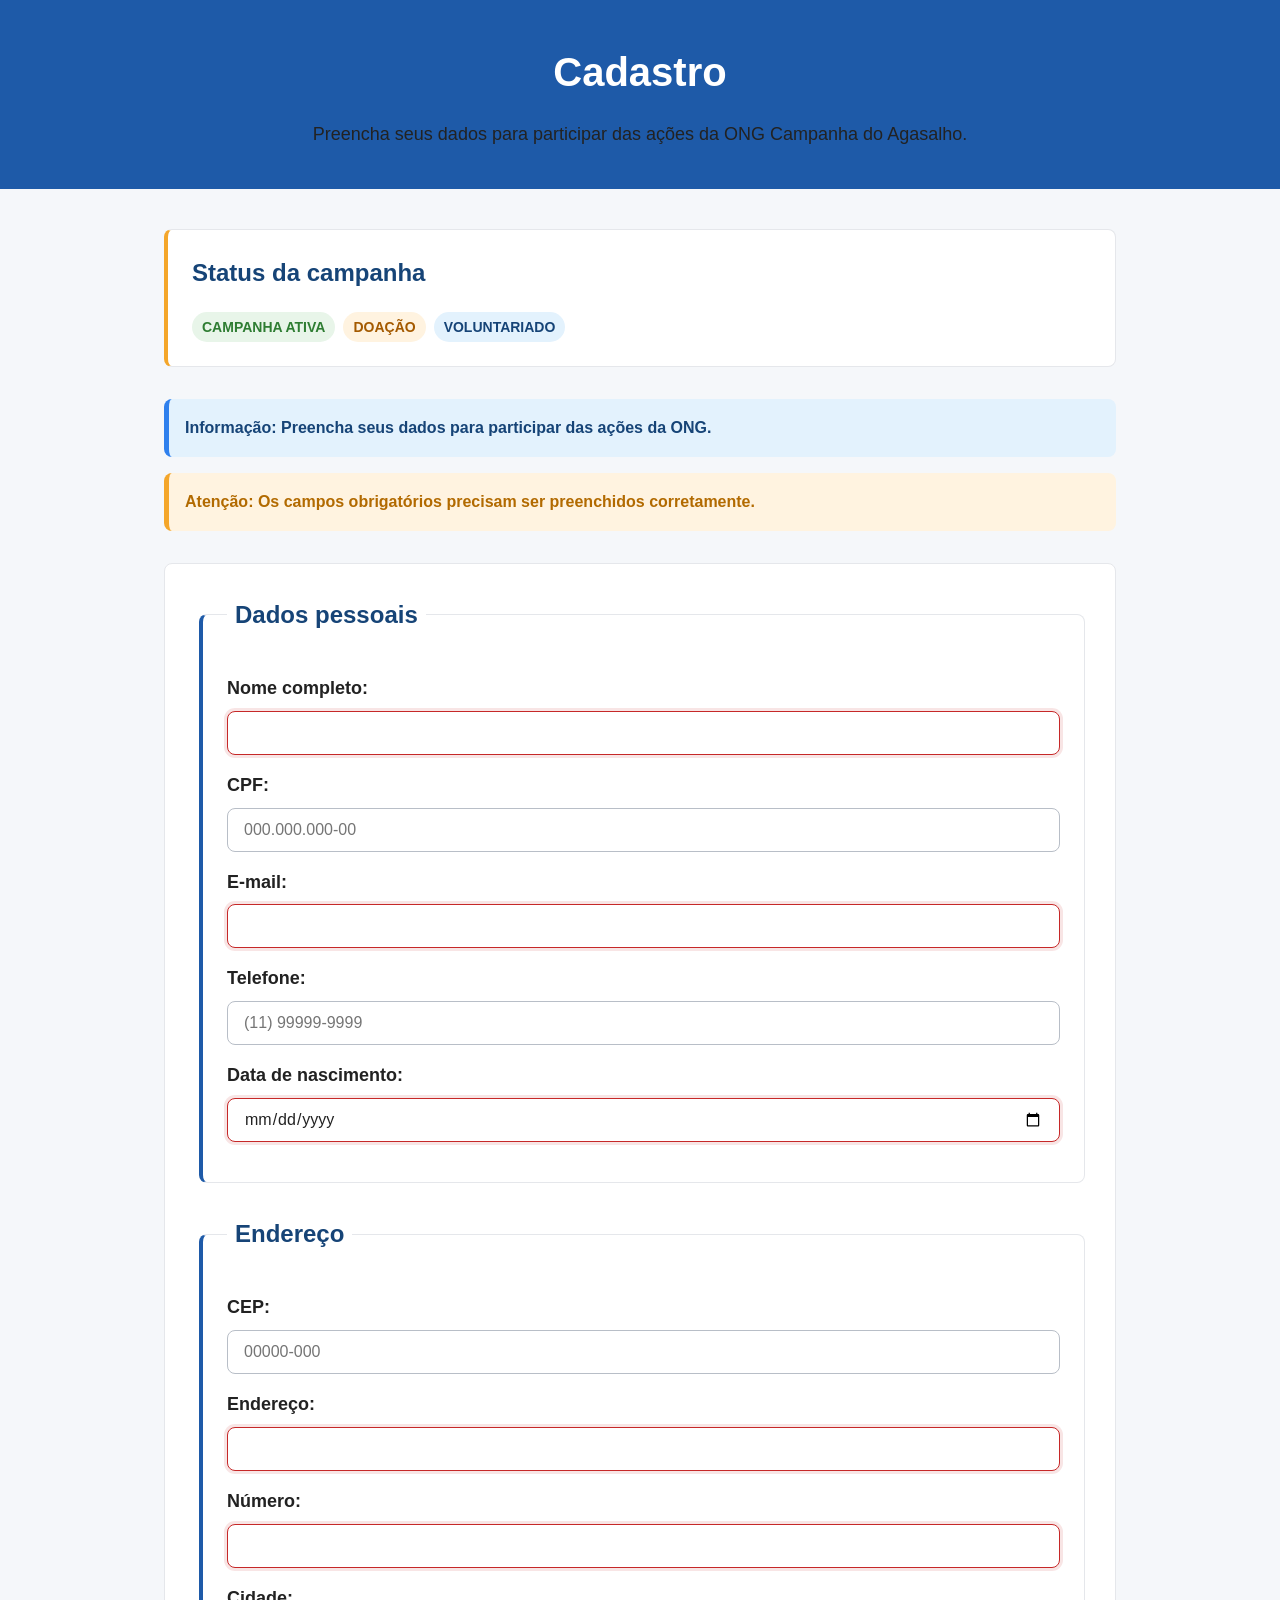
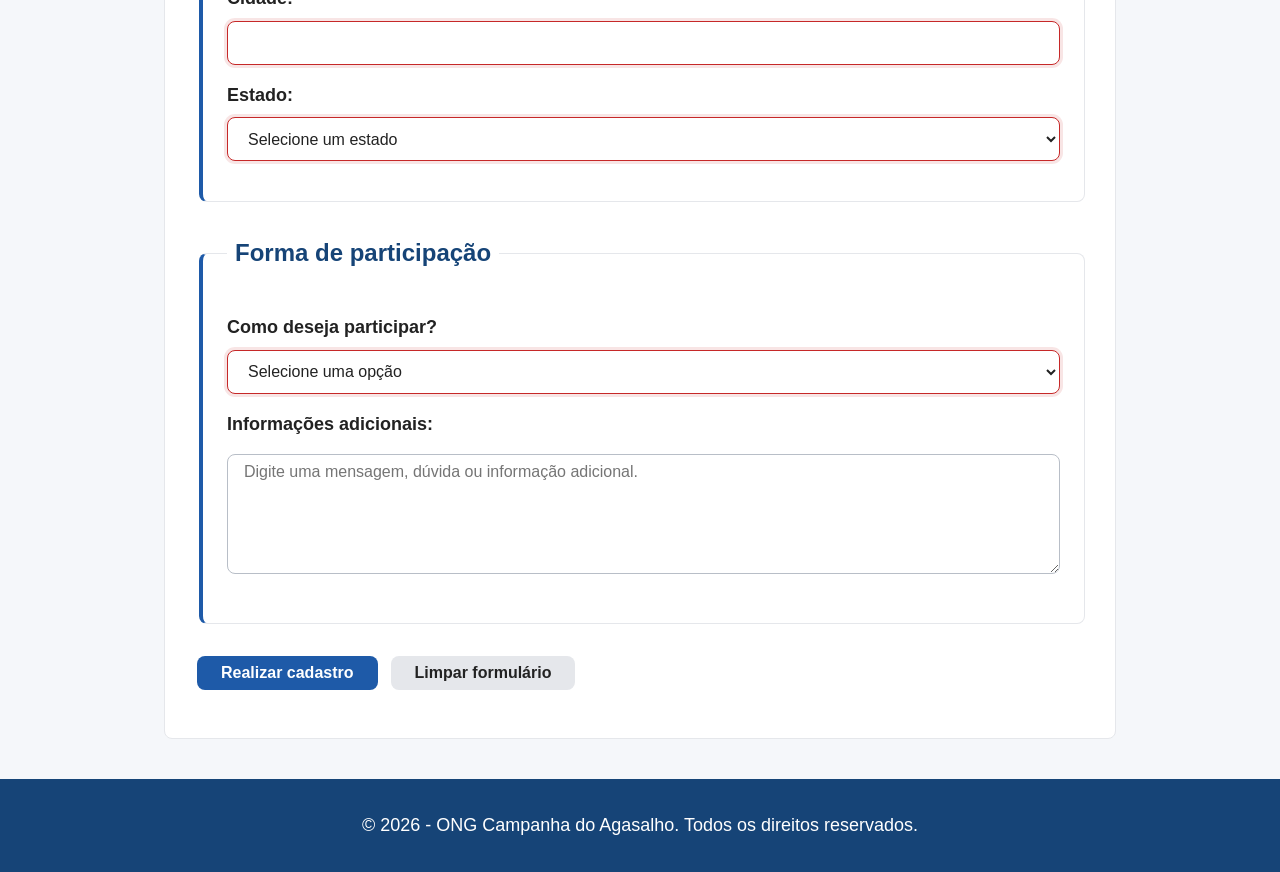
<file: HTML/cadastro.html>
<!DOCTYPE html>
<html lang="pt-BR">
<head>
    <meta charset="UTF-8">
    <meta name="viewport" content="width=device-width, initial-scale=1.0">
    <title>Cadastro - ONG Campanha do Agasalho</title>
    <link rel="stylesheet" href="../CSS/cadastro.css">
</head>

<body>
<header>
    <h1>Cadastro</h1>
    <p>
        Preencha seus dados para participar das ações
        da ONG Campanha do Agasalho.
    </p>
</header>

<main id="app"></main>

<footer>
    <p>
        © 2026 - ONG Campanha do Agasalho.
        Todos os direitos reservados.
    </p>
</footer>

<script type="module">
    import { mostrarCadastro } from "../JS/Modules/views.js";
    import { configurarCadastro } from "../JS/Modules/cadastro.js";

    const app = document.getElementById("app");

    app.innerHTML = mostrarCadastro();
    configurarCadastro();
</script>
</body>
</html>
</file>
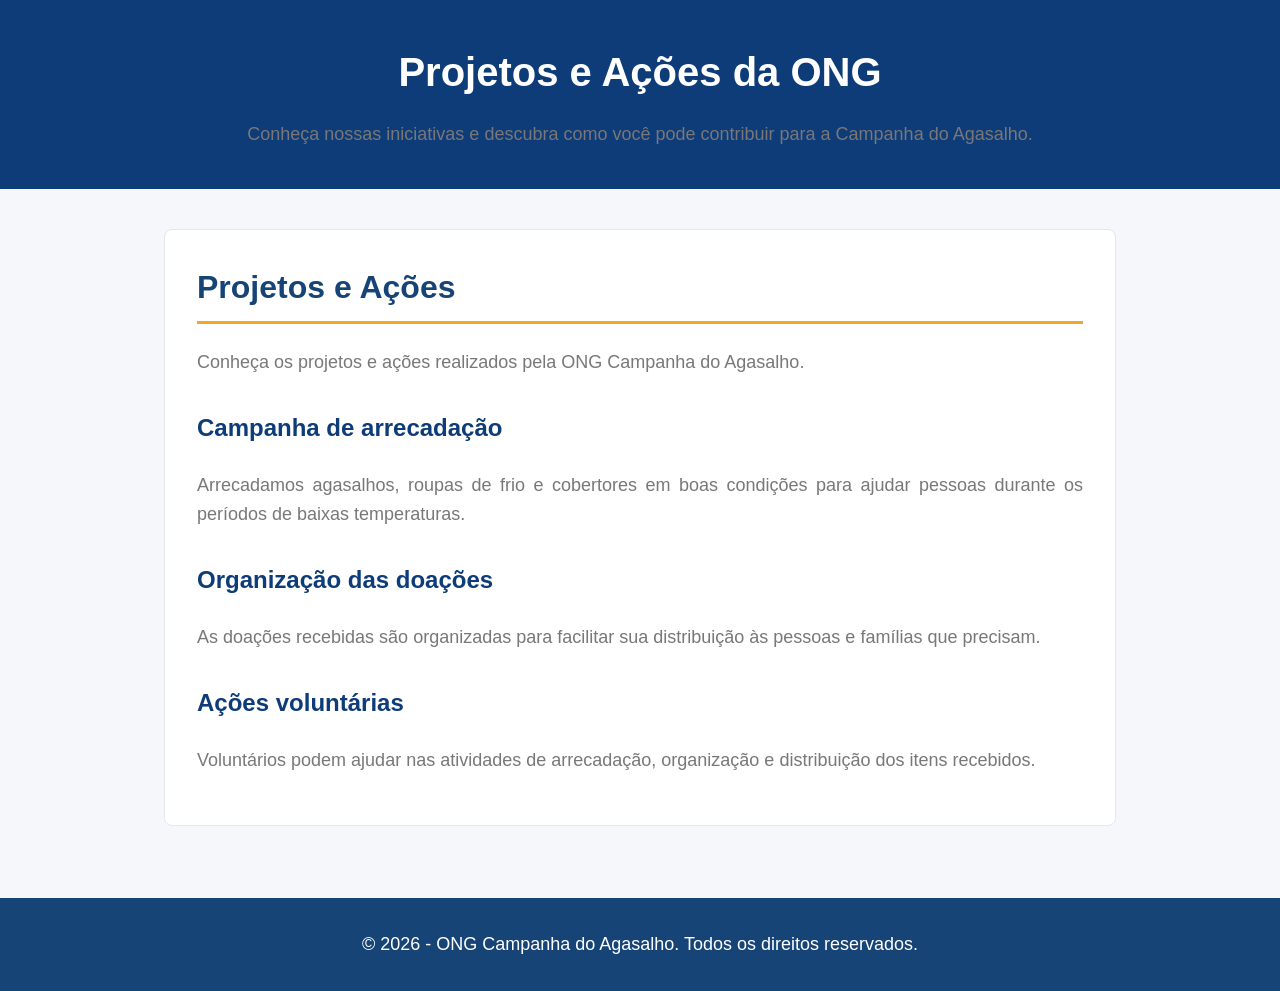
<file: HTML/projetos.html>
<!DOCTYPE html>
<html lang="pt-BR">

<head>
    <meta charset="UTF-8">
    <meta name="viewport" content="width=device-width, initial-scale=1.0">

    <title>Projetos - ONG Campanha do Agasalho</title>

    <link
        rel="stylesheet"
        href="../CSS/projetos.css"
    >
</head>

<body>

<header>

    <h1>Projetos e Ações da ONG</h1>

    <p>
        Conheça nossas iniciativas e descubra como você pode
        contribuir para a Campanha do Agasalho.
    </p>

</header>

<main id="app"></main>

<footer>

    <p>
        © 2026 - ONG Campanha do Agasalho.
        Todos os direitos reservados.
    </p>

</footer>

<script type="module">
    import { mostrarProjetos } from "../JS/Modules/views.js";

    const app = document.getElementById("app");

    app.innerHTML = mostrarProjetos();
</script>

</body>

</html>
</file>
<file: CSS/cadastro.css>
:root {
            --cor-primaria: #1E5AA8;
            --cor-primaria-escura: #164477;
            --cor-secundaria: #F4A62A;
            --cor-fundo: #F5F7FA;
            --cor-branco: #FFFFFF;
            --cor-neutra: #E5E7EB;
            --cor-texto: #222222;
            --cor-texto-claro: #f3eaea;
            --cor-foco: #2F80ED;
            --cor-sucesso: #2E7D32;
            --cor-erro: #C62828;
            --cor-aviso: #B26A00;

            --fonte-pequena: 16px;
            --fonte-media: 18px;
            --fonte-subtitulo: 24px;
            --fonte-titulo: 32px;
            --fonte-principal: 40px;

            --espaco-1: 8px;
            --espaco-2: 16px;
            --espaco-3: 24px;
            --espaco-4: 32px;
            --espaco-5: 40px;

            --raio: 8px;
        }

/* =====================================================
   MODO ESCURO
   ===================================================== */

body.modo-escuro {
    --cor-fundo: #121212;
    --cor-branco: #1E1E1E;
    --cor-neutra: #3A3A3A;

    --cor-texto: #F5F5F5;
    --cor-texto-claro: #E0E0E0;

    --cor-primaria: #164477;
    --cor-primaria-escura: #0B2A4A;

    --cor-secundaria: #F4A62A;
    --cor-foco: #8AB4FF;

    --cor-sucesso: #66BB6A;
    --cor-erro: #EF5350;
    --cor-aviso: #FFB74D;
}


#tema-toggle {
    background-color: var(--cor-branco);
    color: var(--cor-texto);
    border: 2px solid var(--cor-neutra);
    border-radius: var(--raio);
    padding: var(--espaco-1) var(--espaco-2);
    margin-bottom: var(--espaco-2);
    font-size: var(--fonte-pequena);
    font-weight: bold;
    cursor: pointer;
}

#tema-toggle:hover {
    background-color: var(--cor-secundaria);
    color: var(--cor-texto);
}

#tema-toggle:focus {
    outline: 3px solid var(--cor-foco);
    outline-offset: 2px;
}


        * {
            box-sizing: border-box;
        }

        body {
            margin: 0;
            background-color: var(--cor-fundo);
            color: var(--cor-texto);
            font-family: Arial, sans-serif;
            font-size: var(--fonte-pequena);
            line-height: 1.6;
        }

        /* FLEXBOX NO CABEÇALHO */
        header {
            background-color: var(--cor-primaria);
            color: var(--cor-branco);
            text-align: center;
            padding: var(--espaco-5) var(--espaco-3);

            display: flex;
            flex-direction: column;
            align-items: center;
        }

        header h1 {
            margin: 0 0 var(--espaco-2);
            font-size: var(--fonte-principal);
        }

        header p {
            margin: 0;
            font-size: var(--fonte-media);
        }

        /*
           O index.css usa CSS Grid no <main>.
           Nesta tela o formulário deve ocupar a largura inteira,
           então desligamos o Grid apenas para a página de cadastro.
        */
        main#app {
            display: block;
            width: 100%;
            max-width: 1000px;
            margin: 0 auto;
            padding: var(--espaco-5) var(--espaco-3);
        }

        main#app > .status-panel,
        main#app > .alerts,
        main#app > form {
            width: 100%;
            max-width: none;
        }

        form {
            background-color: var(--cor-branco);
            padding: var(--espaco-4);
            border-radius: var(--raio);
            border: 1px solid var(--cor-neutra);
        }

        fieldset {
            border: 1px solid var(--cor-neutra);
            border-left: 4px solid var(--cor-primaria);
            border-radius: var(--raio);
            padding: var(--espaco-3);
            margin-bottom: var(--espaco-4);
        }

        fieldset {
            width: 100%;
            min-width: 0;
        }

        legend {
            color: var(--cor-primaria-escura);
            font-size: var(--fonte-subtitulo);
            font-weight: bold;
            padding: 0 var(--espaco-1);
        }

        p {
            color: var(--cor-texto);
            font-size: var(--fonte-media);
            margin-top: var(--espaco-2);
            margin-bottom: var(--espaco-2);
        }

        label {
            display: block;
            color: var(--cor-texto);
            font-weight: bold;
            margin-bottom: var(--espaco-1);
        }

        input,
        select,
        textarea {
            width: 100%;
            padding: var(--espaco-1) var(--espaco-2);
            border: 1px solid #B8BEC7;
            border-radius: var(--raio);
            background-color: var(--cor-branco);
            color: var(--cor-texto);
            font-family: Arial, sans-serif;
            font-size: var(--fonte-pequena);
            transition: border-color 0.2s ease, box-shadow 0.2s ease,
                        background-color 0.2s ease;
        }

        input,
        select {
            min-height: 44px;
        }

        textarea {
            min-height: 120px;
            resize: vertical;
        }

        /* FEEDBACK VISUAL DE PREENCHIMENTO */
        input:valid:not(:placeholder-shown),
        select:valid,
        textarea:valid:not(:placeholder-shown) {
            border-color: #2E7D32;
            box-shadow: 0 0 0 3px rgba(46, 125, 50, 0.12);
        }

        input:invalid:not(:placeholder-shown),
        select:invalid,
        textarea:invalid:not(:placeholder-shown) {
            border-color: #C62828;
            box-shadow: 0 0 0 3px rgba(198, 40, 40, 0.12);
        }

        /* ESTADO DE FOCO */
        input:focus,
        select:focus,
        textarea:focus {
            outline: 3px solid rgba(47, 128, 237, 0.25);
            outline-offset: 1px;
            border-color: var(--cor-foco);
        }

        /* CAMPOS DESABILITADOS */
        input:disabled,
        select:disabled,
        textarea:disabled {
            background-color: #F1F3F5;
            color: #777777;
            cursor: not-allowed;
            opacity: 0.65;
            box-shadow: none;
        }

        button {
            border: none;
            border-radius: var(--raio);
            padding: var(--espaco-1) var(--espaco-3);
            margin-right: var(--espaco-1);
            font-size: var(--fonte-pequena);
            font-weight: bold;
            cursor: pointer;
            transition: background-color 0.2s ease, color 0.2s ease,
                        opacity 0.2s ease, transform 0.1s ease,
                        box-shadow 0.2s ease;
        }

        button[type="submit"] {
            background-color: var(--cor-primaria);
            color: var(--cor-branco);
        }

        button[type="reset"] {
            background-color: var(--cor-neutra);
            color: var(--cor-texto);
        }

        /* HOVER */
        button[type="submit"]:hover {
            background-color: var(--cor-primaria-escura);
            opacity: 1;
            box-shadow: 0 4px 10px rgba(0, 0, 0, 0.15);
        }

        button[type="reset"]:hover {
            background-color: #D1D5DB;
            opacity: 1;
            box-shadow: 0 4px 10px rgba(0, 0, 0, 0.15);
        }

        /* FOCUS */
        button:focus {
            outline: 3px solid rgba(47, 128, 237, 0.35);
            outline-offset: 2px;
        }

        /* ACTIVE */
        button[type="submit"]:active {
            background-color: #12395F;
            opacity: 0.9;
            transform: translateY(1px);
            box-shadow: none;
        }

        button[type="reset"]:active {
            background-color: #B8BEC7;
            opacity: 0.9;
            transform: translateY(1px);
            box-shadow: none;
        }

        /* DISABLED */
        button:disabled {
            background-color: #B8BEC7;
            color: #777777;
            cursor: not-allowed;
            opacity: 0.6;
            box-shadow: none;
            transform: none;
        }

        /* COMPONENTES DE FEEDBACK */

        .status-panel {
            background-color: var(--cor-branco);
            border: 1px solid var(--cor-neutra);
            border-left: 4px solid var(--cor-secundaria);
            border-radius: var(--raio);
            padding: var(--espaco-3);
            margin-bottom: var(--espaco-4);
        }

        .status-panel h2 {
            color: var(--cor-primaria-escura);
            margin-top: 0;
        }

        .badges {
            display: flex;
            flex-wrap: wrap;
            gap: var(--espaco-1);
        }

        .badge {
            display: inline-block;
            padding: 4px 10px;
            border-radius: 999px;
            font-size: 14px;
            font-weight: bold;
        }

        .badge-ativo {
            background-color: #E8F5E9;
            color: var(--cor-sucesso);
        }

        .badge-doacao {
            background-color: #FFF3E0;
            color: #A45A00;
        }

        .badge-voluntario {
            background-color: #E3F2FD;
            color: var(--cor-primaria-escura);
        }

        .alerts {
            display: grid;
            gap: var(--espaco-2);
            margin-bottom: var(--espaco-4);
        }

        .alert {
            padding: var(--espaco-2);
            border-radius: var(--raio);
            border-left: 5px solid;
            font-weight: bold;
        }

        .alert-info {
            background-color: #E3F2FD;
            border-color: var(--cor-foco);
            color: var(--cor-primaria-escura);
        }

        .alert-success {
            background-color: #E8F5E9;
            border-color: var(--cor-sucesso);
            color: #1B5E20;
        }

        .alert-warning {
            background-color: #FFF3E0;
            border-color: var(--cor-secundaria);
            color: var(--cor-aviso);
        }

        .feedback-hidden {
            display: none;
        }

        /* MODAL - ABERTO PELO ENVIO NATIVO DO FORMULÁRIO */
        .modal {
            position: fixed;
            inset: 0;
            display: none;
            align-items: center;
            justify-content: center;
            padding: var(--espaco-3);
            background-color: rgba(0, 0, 0, 0.55);
            z-index: 1000;
        }

        .modal.aberto {
            display: flex;
        }

        .modal-conteudo {
            width: min(500px, 100%);
            background-color: var(--cor-branco);
            border-radius: var(--raio);
            padding: var(--espaco-4);
            box-shadow: 0 8px 30px rgba(0, 0, 0, 0.25);
            text-align: center;
            border-top: 5px solid var(--cor-sucesso);
        }

        .modal-conteudo h2 {
            color: var(--cor-primaria-escura);
            margin-top: 0;
        }

        .modal-conteudo p {
            color: var(--cor-texto);
        }

        .botao-modal {
            display: inline-block;
            background-color: var(--cor-primaria);
            color: var(--cor-branco);
            text-decoration: none;
            border-radius: var(--raio);
            padding: var(--espaco-1) var(--espaco-3);
            font-weight: bold;
            transition: background-color 0.2s ease, box-shadow 0.2s ease;
        }

        .botao-modal:hover {
            background-color: var(--cor-primaria-escura);
            box-shadow: 0 4px 10px rgba(0, 0, 0, 0.15);
        }

        .botao-modal:focus {
            outline: 3px solid rgba(47, 128, 237, 0.35);
            outline-offset: 2px;
        }

        /* TOAST - FEEDBACK VISUAL AO CLICAR EM LIMPAR */
        .botao-limpar {
            position: relative;
            display: inline-block;
        }

        .toast-limpeza {
            position: absolute;
            left: 0;
            bottom: calc(100% + var(--espaco-1));
            width: max-content;
            max-width: 300px;
            padding: var(--espaco-1) var(--espaco-2);
            background-color: var(--cor-primaria-escura);
            color: var(--cor-branco);
            border-radius: var(--raio);
            box-shadow: 0 6px 20px rgba(0, 0, 0, 0.2);
            opacity: 0;
            visibility: hidden;
            transform: translateY(8px);
            transition: opacity 0.2s ease, transform 0.2s ease,
                        visibility 0.2s ease;
        }

        .toast-limpeza.visivel {
            opacity: 1;
            visibility: visible;
            transform: translateY(0);
            
         }
         

        .botao-limpar button:focus + .toast-limpeza,
        .botao-limpar button:active + .toast-limpeza {
            opacity: 1;
            visibility: visible;
            transform: translateY(0);
        }

        footer {
            background-color: var(--cor-primaria-escura);
            color: var(--cor-branco);
            text-align: center;
            padding: var(--espaco-4) var(--espaco-3);
        }

        footer p {
            color: var(--cor-branco);
            margin: 0;
        }

        /* RESPONSIVIDADE */
        @media (max-width: 600px) {

            main#app {
                max-width: 100%;
                padding: var(--espaco-3) var(--espaco-2);
            }

            main#app > .status-panel,
            main#app > .alerts,
            main#app > form {
                width: 100%;
            }

            header h1 {
                font-size: var(--fonte-titulo);
            }

            main {
                padding: var(--espaco-3) var(--espaco-2);
            }

            form {
                padding: var(--espaco-2);
            }

            fieldset {
                padding: var(--espaco-2);
            }

            legend {
                font-size: var(--fonte-media);
            }

            button {
                width: 100%;
                margin: var(--espaco-1) 0;
            }

            .botao-limpar {
                display: block;
            }

            .toast-limpeza {
                left: 0;
                right: 0;
                width: auto;
                max-width: none;
                text-align: center;
            }
        }
</file>
<file: CSS/projetos.css>
:root {
            --cor-primaria: #0d3c79;
            --cor-primaria-escura: #164477;
            --cor-secundaria: #F4A62A;
            --cor-fundo: #F5F7FA;
            --cor-branco: #FFFFFF;
            --cor-neutra: #E5E7EB;
            --cor-texto: #a19797;
            --cor-texto-claro: #797777;

            --fonte-pequena: 16px;
            --fonte-media: 18px;
            --fonte-subtitulo: 24px;
            --fonte-titulo: 32px;
            --fonte-principal: 40px;

            --espaco-1: 8px;
            --espaco-2: 16px;
            --espaco-3: 24px;
            --espaco-4: 32px;
            --espaco-5: 40px;

            --raio: 8px;
        }



        /* =====================================================
   MODO ESCURO
   ===================================================== */

body.modo-escuro {
    --cor-fundo: #121212;
    --cor-branco: #1E1E1E;
    --cor-neutra: #3A3A3A;

    --cor-texto: #F5F5F5;
    --cor-texto-claro: #E0E0E0;

    --cor-primaria: #164477;
    --cor-primaria-escura: #0B2A4A;

    --cor-secundaria: #F4A62A;
    --cor-foco: #8AB4FF;
}

#tema-toggle {
    background-color: var(--cor-branco);
    color: var(--cor-texto);
    border: 2px solid var(--cor-neutra);
    border-radius: var(--raio);
    padding: var(--espaco-1) var(--espaco-2);
    margin-bottom: var(--espaco-2);
    font-size: var(--fonte-pequena);
    font-weight: bold;
    cursor: pointer;
}

#tema-toggle:hover {
    background-color: var(--cor-secundaria);
    color: var(--cor-texto);
}

#tema-toggle:focus {
    outline: 3px solid var(--cor-foco);
    outline-offset: 2px;
}

        * {
            box-sizing: border-box;
        }

        html {
            scroll-behavior: smooth;
        }

        body {
            margin: 0;
            background-color: var(--cor-fundo);
            color: var(--cor-texto);
            font-family: Arial, sans-serif;
            font-size: var(--fonte-pequena);
            line-height: 1.6;
        }

        header {
            background-color: var(--cor-primaria);
            color: var(--cor-branco);
            text-align: center;
            padding: var(--espaco-5) var(--espaco-3);
            display: flex;
            flex-direction: column;
            align-items: center;
        }

        header h1 {
            margin: 0 0 var(--espaco-2);
            font-size: var(--fonte-principal);
        }

        header p {
            margin: 0;
            font-size: var(--fonte-media);
        }

        main {
            max-width: 1000px;
            margin: 0 auto;
            padding: var(--espaco-5) var(--espaco-3);
        }

        section {
            background-color: var(--cor-branco);
            margin-bottom: var(--espaco-4);
            padding: var(--espaco-4);
            border-radius: var(--raio);
            border: 1px solid var(--cor-neutra);
        }

        h2 {
            color: var(--cor-primaria-escura);
            font-size: var(--fonte-titulo);
            margin-top: 0;
            margin-bottom: var(--espaco-3);
            border-bottom: 3px solid var(--cor-secundaria);
            padding-bottom: var(--espaco-1);
        }

        h3 {
            color: var(--cor-primaria);
            font-size: var(--fonte-subtitulo);
            margin-top: var(--espaco-4);
        }

        p {
            color: var(--cor-texto-claro);
            font-size: var(--fonte-media);
            text-align: justify;
        }

        footer {
            background-color: var(--cor-primaria-escura);
            color: var(--cor-branco);
            text-align: center;
            padding: var(--espaco-4) var(--espaco-3);
        }

        footer p {
            color: var(--cor-branco);
            text-align: center;
            margin: 0;
        }

        @media (max-width: 600px) {
            header h1 {
                font-size: var(--fonte-titulo);
            }

            main {
                padding: var(--espaco-3) var(--espaco-2);
            }

            section {
                padding: var(--espaco-3);
            }

            h2 {
                font-size: var(--fonte-subtitulo);
            }

            h3 {
                font-size: var(--fonte-media);
            }
        }
</file>
